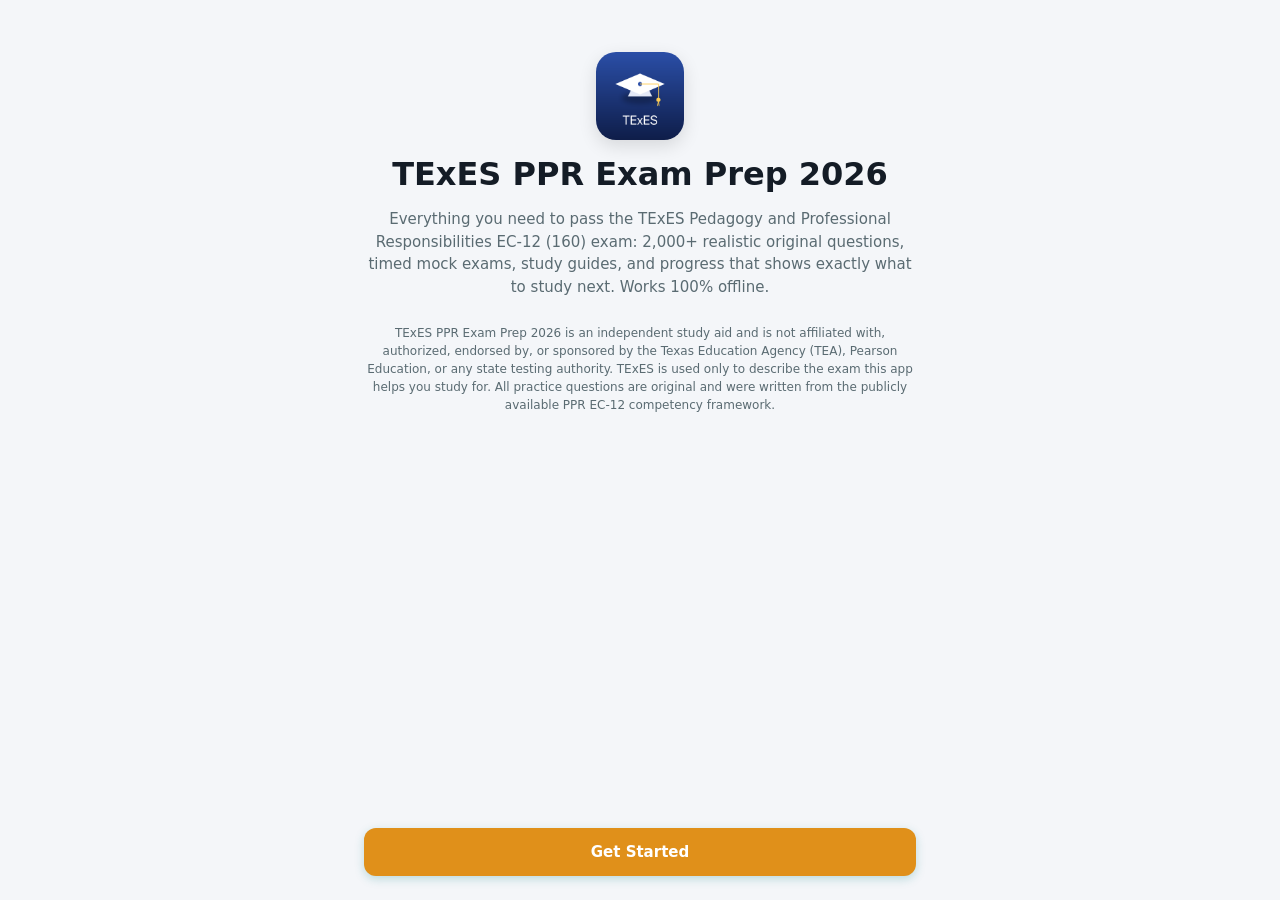
<file: index.html>
<!doctype html>
<html lang="en">
<head>
  <meta charset="utf-8">
  <meta name="viewport" content="width=device-width, initial-scale=1, viewport-fit=cover">
  <title>TExES PPR Exam Prep 2026</title>
  <meta name="description" content="TExES PPR EC-12 exam prep: 2,000+ original questions across all 4 domains, timed mock exams, a study guide and progress tracking.">
  <meta name="theme-color" content="#1E3A8A">
  <link rel="manifest" href="manifest.webmanifest">
  <link rel="icon" type="image/png" sizes="192x192" href="icons/icon-192.png">
  <link rel="apple-touch-icon" href="icons/icon-192.png">
  <link rel="stylesheet" href="styles.css">
</head>
<body>
  <div id="app" aria-live="polite"></div>
  <div id="modal-root"></div>
  <noscript>TExES PPR Exam Prep 2026 needs JavaScript enabled.</noscript>
  <script src="app.js" defer></script>
</body>
</html>
</file>
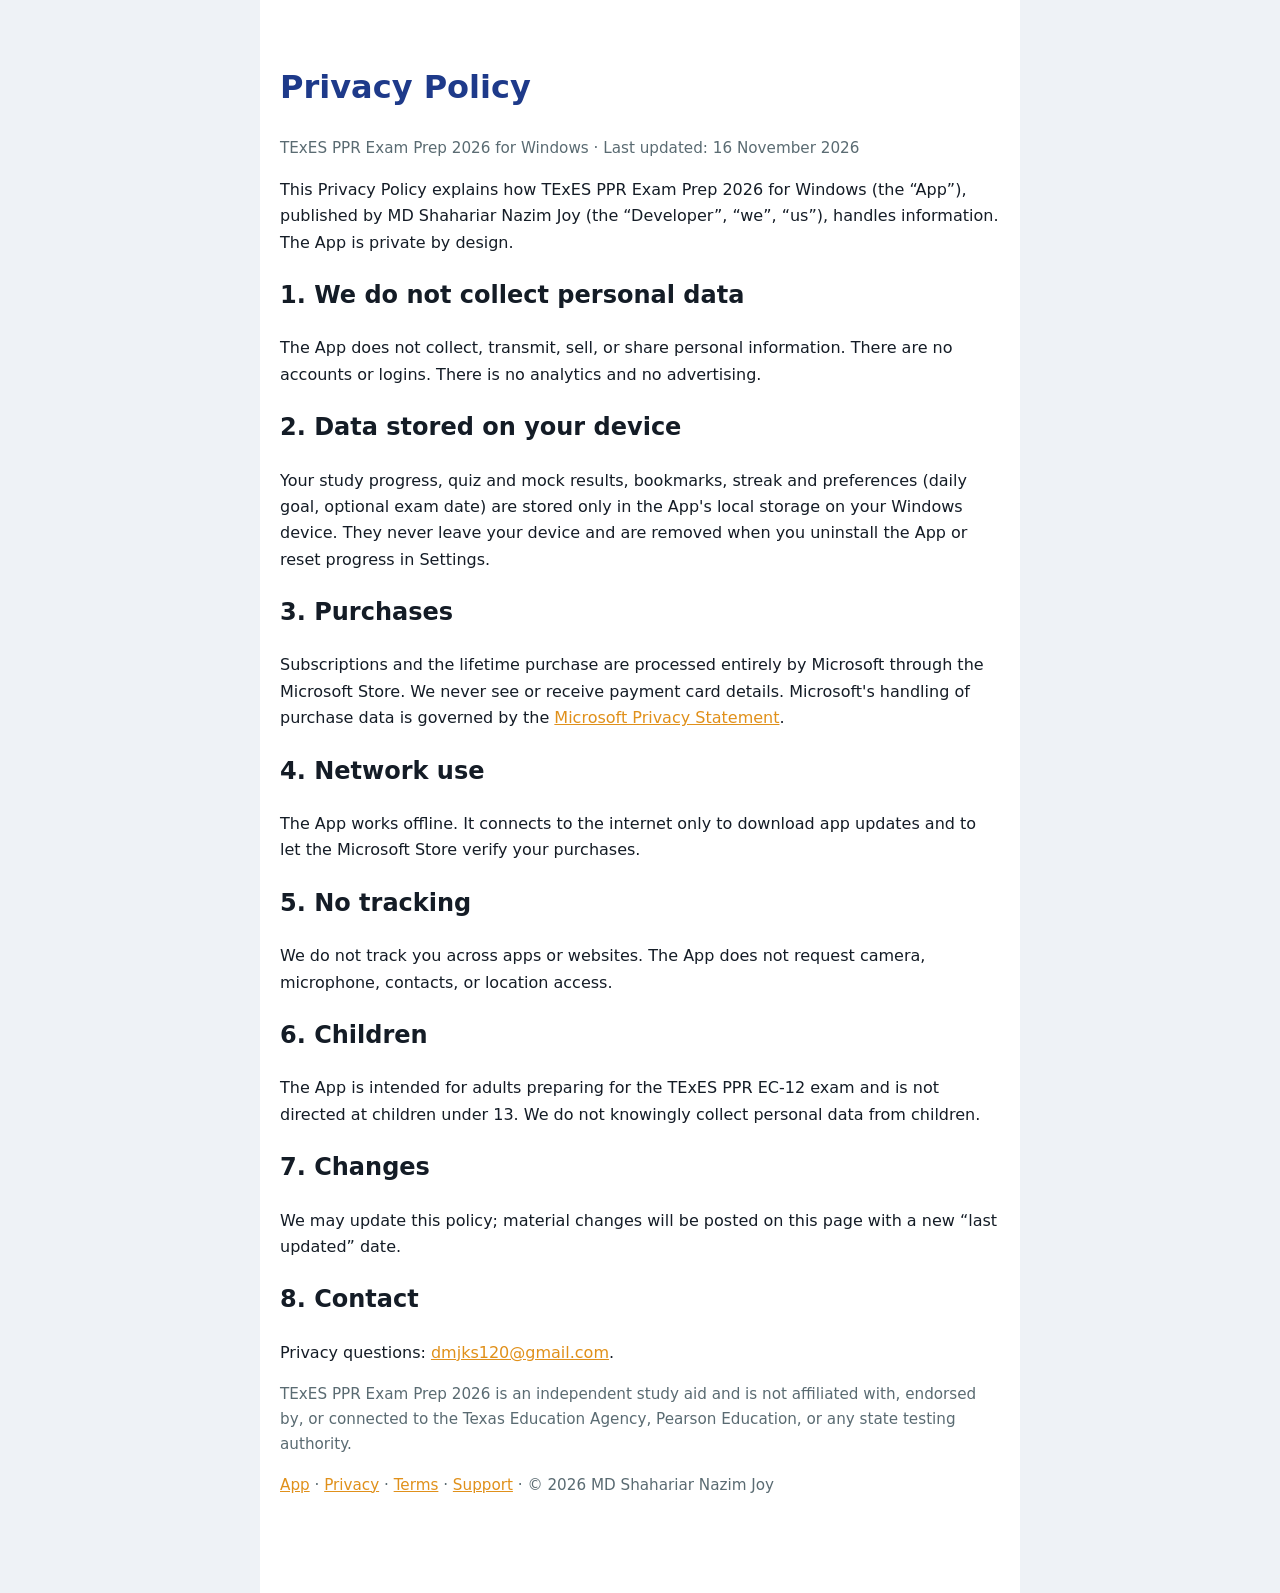
<file: privacy.html>
<!doctype html><html lang="en"><head><meta charset="utf-8"><meta name="viewport" content="width=device-width,initial-scale=1"><title>Privacy Policy · TExES PPR Exam Prep 2026 for Windows</title>
<style>:root{color-scheme:light dark}body{margin:0;font-family:"Segoe UI",system-ui,sans-serif;line-height:1.65;color:#141C26;background:#eef2f6}main{max-width:720px;margin:0 auto;padding:40px 20px 80px;background:#fff}h1{color:#1E3A8A}a{color:#E0901A}.muted{color:#5a6b72;font-size:.95rem}
@media(prefers-color-scheme:dark){body{background:#0f1519;color:#e8eef2}main{background:#182127}h1{color:#7FA3CF}a{color:#F5B54A}.muted{color:#97a6ae}}</style></head><body><main>
<h1>Privacy Policy</h1><p class="muted">TExES PPR Exam Prep 2026 for Windows · Last updated: 16 November 2026</p>
<p>This Privacy Policy explains how TExES PPR Exam Prep 2026 for Windows (the “App”), published by MD Shahariar Nazim Joy (the “Developer”, “we”, “us”), handles information. The App is private by design.</p>
<h2>1. We do not collect personal data</h2><p>The App does not collect, transmit, sell, or share personal information. There are no accounts or logins. There is no analytics and no advertising.</p>
<h2>2. Data stored on your device</h2><p>Your study progress, quiz and mock results, bookmarks, streak and preferences (daily goal, optional exam date) are stored only in the App's local storage on your Windows device. They never leave your device and are removed when you uninstall the App or reset progress in Settings.</p>
<h2>3. Purchases</h2><p>Subscriptions and the lifetime purchase are processed entirely by Microsoft through the Microsoft Store. We never see or receive payment card details. Microsoft's handling of purchase data is governed by the <a href="https://privacy.microsoft.com/privacystatement">Microsoft Privacy Statement</a>.</p>
<h2>4. Network use</h2><p>The App works offline. It connects to the internet only to download app updates and to let the Microsoft Store verify your purchases.</p>
<h2>5. No tracking</h2><p>We do not track you across apps or websites. The App does not request camera, microphone, contacts, or location access.</p>
<h2>6. Children</h2><p>The App is intended for adults preparing for the TExES PPR EC-12 exam and is not directed at children under 13. We do not knowingly collect personal data from children.</p>
<h2>7. Changes</h2><p>We may update this policy; material changes will be posted on this page with a new “last updated” date.</p>
<h2>8. Contact</h2><p>Privacy questions: <a href="mailto:dmjks120@gmail.com">dmjks120@gmail.com</a>.</p>
<p class="muted">TExES PPR Exam Prep 2026 is an independent study aid and is not affiliated with, endorsed by, or connected to the Texas Education Agency, Pearson Education, or any state testing authority.</p><p class="muted"><a href="./">App</a> · <a href="privacy.html">Privacy</a> · <a href="terms.html">Terms</a> · <a href="support.html">Support</a> · © 2026 MD Shahariar Nazim Joy</p></main></body></html>
</file>
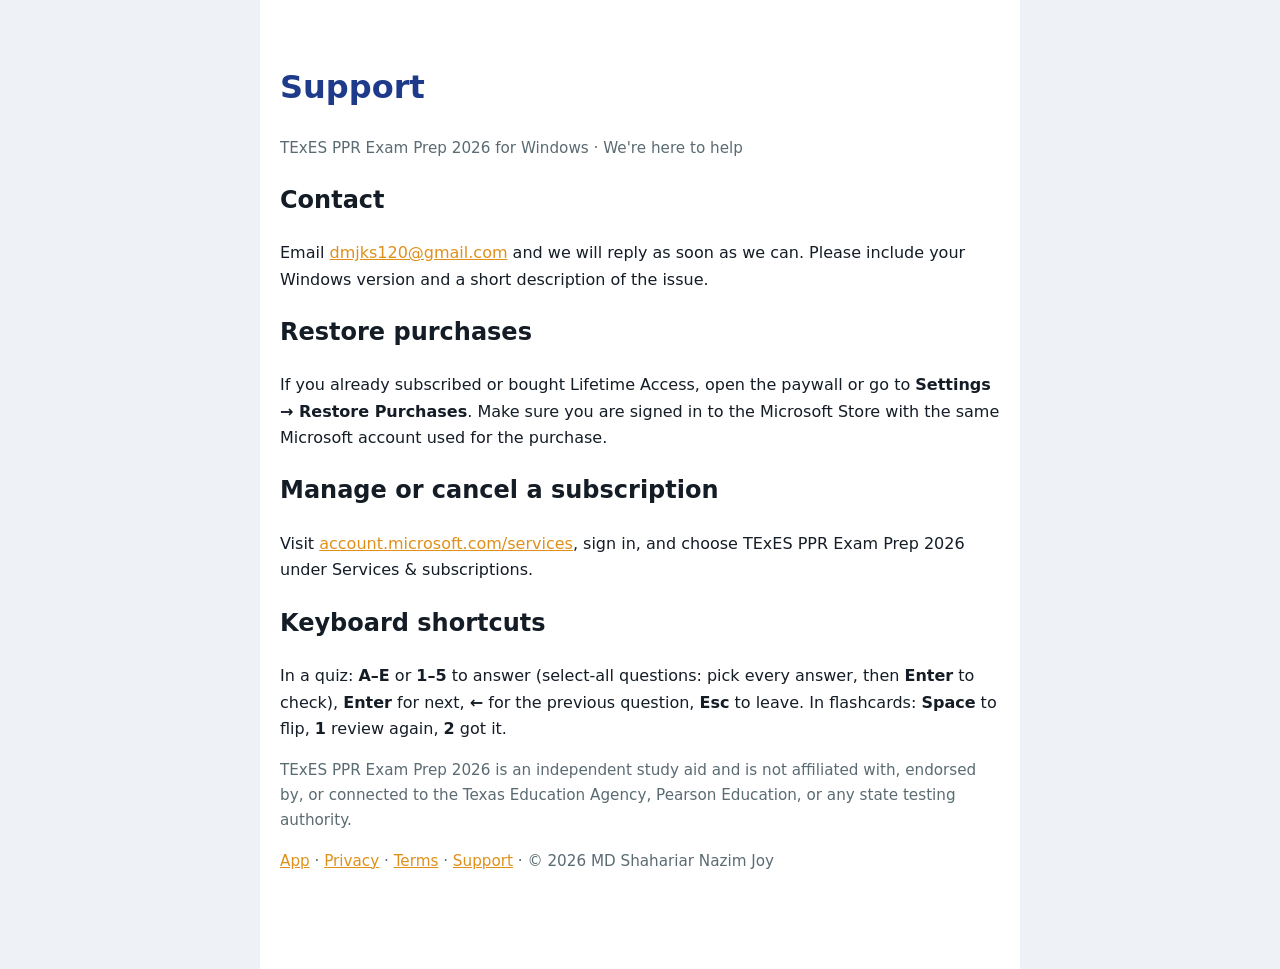
<file: support.html>
<!doctype html><html lang="en"><head><meta charset="utf-8"><meta name="viewport" content="width=device-width,initial-scale=1"><title>Support · TExES PPR Exam Prep 2026 for Windows</title>
<style>:root{color-scheme:light dark}body{margin:0;font-family:"Segoe UI",system-ui,sans-serif;line-height:1.65;color:#141C26;background:#eef2f6}main{max-width:720px;margin:0 auto;padding:40px 20px 80px;background:#fff}h1{color:#1E3A8A}a{color:#E0901A}.muted{color:#5a6b72;font-size:.95rem}
@media(prefers-color-scheme:dark){body{background:#0f1519;color:#e8eef2}main{background:#182127}h1{color:#7FA3CF}a{color:#F5B54A}.muted{color:#97a6ae}}</style></head><body><main>
<h1>Support</h1><p class="muted">TExES PPR Exam Prep 2026 for Windows · We're here to help</p>
<h2>Contact</h2><p>Email <a href="mailto:dmjks120@gmail.com">dmjks120@gmail.com</a> and we will reply as soon as we can. Please include your Windows version and a short description of the issue.</p>
<h2>Restore purchases</h2><p>If you already subscribed or bought Lifetime Access, open the paywall or go to <b>Settings → Restore Purchases</b>. Make sure you are signed in to the Microsoft Store with the same Microsoft account used for the purchase.</p>
<h2>Manage or cancel a subscription</h2><p>Visit <a href="https://account.microsoft.com/services">account.microsoft.com/services</a>, sign in, and choose TExES PPR Exam Prep 2026 under Services &amp; subscriptions.</p>
<h2>Keyboard shortcuts</h2><p>In a quiz: <b>A–E</b> or <b>1–5</b> to answer (select-all questions: pick every answer, then <b>Enter</b> to check), <b>Enter</b> for next, <b>←</b> for the previous question, <b>Esc</b> to leave. In flashcards: <b>Space</b> to flip, <b>1</b> review again, <b>2</b> got it.</p>
<p class="muted">TExES PPR Exam Prep 2026 is an independent study aid and is not affiliated with, endorsed by, or connected to the Texas Education Agency, Pearson Education, or any state testing authority.</p><p class="muted"><a href="./">App</a> · <a href="privacy.html">Privacy</a> · <a href="terms.html">Terms</a> · <a href="support.html">Support</a> · © 2026 MD Shahariar Nazim Joy</p></main></body></html>
</file>
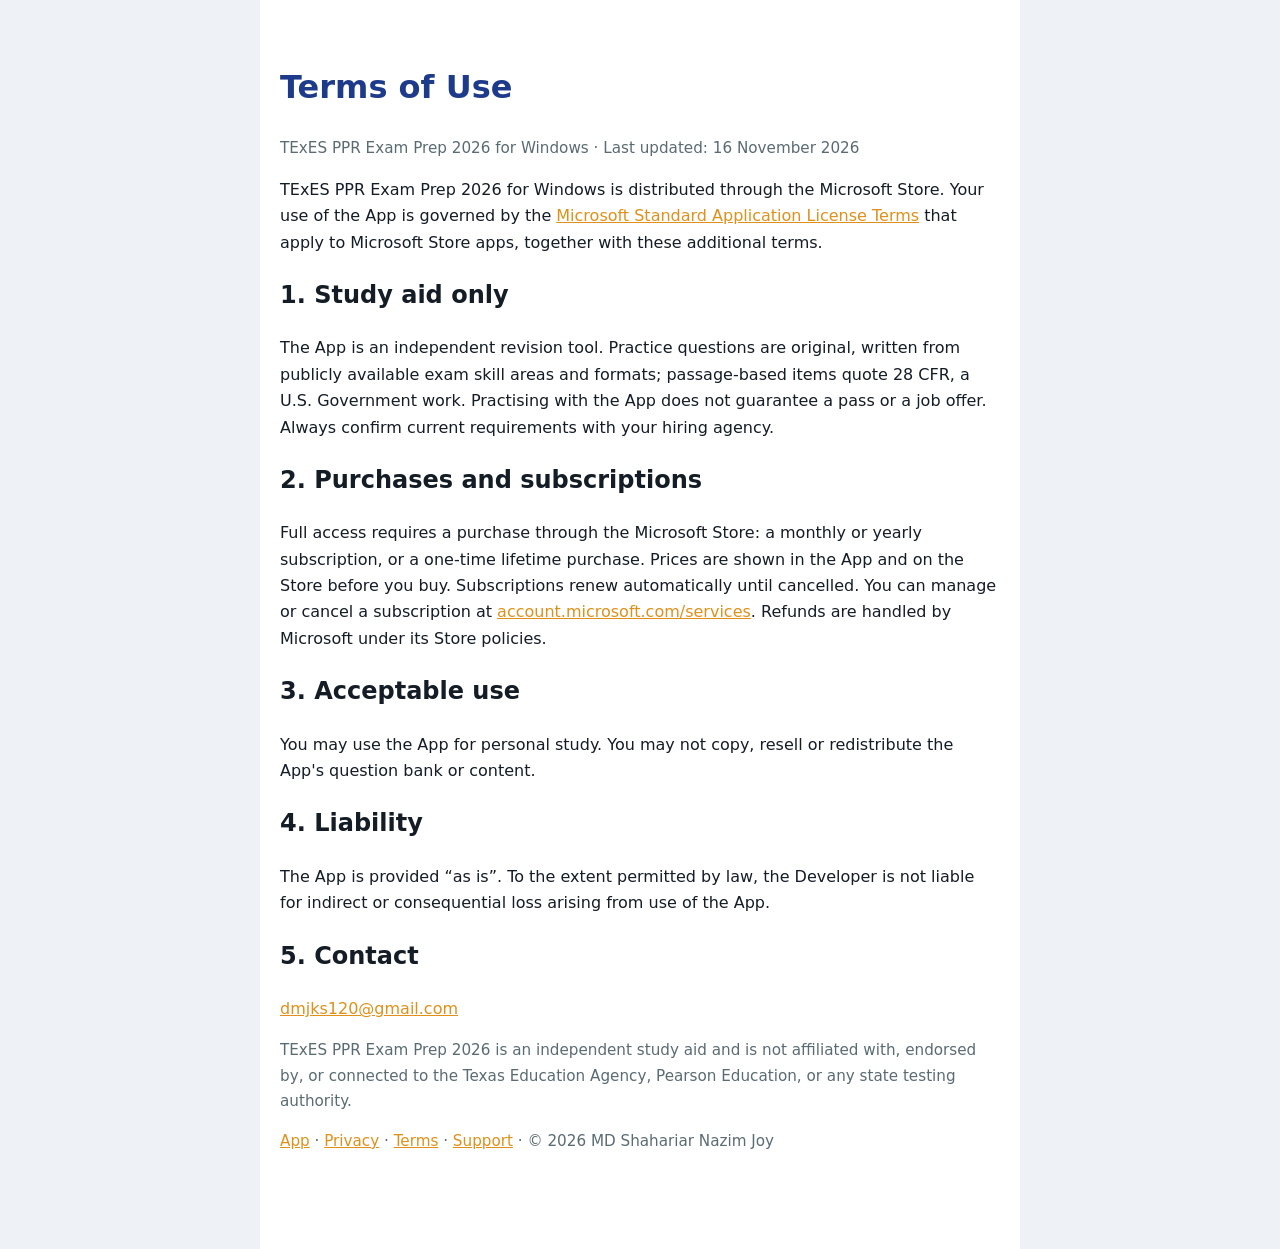
<file: terms.html>
<!doctype html><html lang="en"><head><meta charset="utf-8"><meta name="viewport" content="width=device-width,initial-scale=1"><title>Terms of Use · TExES PPR Exam Prep 2026 for Windows</title>
<style>:root{color-scheme:light dark}body{margin:0;font-family:"Segoe UI",system-ui,sans-serif;line-height:1.65;color:#141C26;background:#eef2f6}main{max-width:720px;margin:0 auto;padding:40px 20px 80px;background:#fff}h1{color:#1E3A8A}a{color:#E0901A}.muted{color:#5a6b72;font-size:.95rem}
@media(prefers-color-scheme:dark){body{background:#0f1519;color:#e8eef2}main{background:#182127}h1{color:#7FA3CF}a{color:#F5B54A}.muted{color:#97a6ae}}</style></head><body><main>
<h1>Terms of Use</h1><p class="muted">TExES PPR Exam Prep 2026 for Windows · Last updated: 16 November 2026</p>
<p>TExES PPR Exam Prep 2026 for Windows is distributed through the Microsoft Store. Your use of the App is governed by the <a href="https://www.microsoft.com/en-us/legal/terms-of-use">Microsoft Standard Application License Terms</a> that apply to Microsoft Store apps, together with these additional terms.</p>
<h2>1. Study aid only</h2><p>The App is an independent revision tool. Practice questions are original, written from publicly available exam skill areas and formats; passage-based items quote 28 CFR, a U.S. Government work. Practising with the App does not guarantee a pass or a job offer. Always confirm current requirements with your hiring agency.</p>
<h2>2. Purchases and subscriptions</h2><p>Full access requires a purchase through the Microsoft Store: a monthly or yearly subscription, or a one-time lifetime purchase. Prices are shown in the App and on the Store before you buy. Subscriptions renew automatically until cancelled. You can manage or cancel a subscription at <a href="https://account.microsoft.com/services">account.microsoft.com/services</a>. Refunds are handled by Microsoft under its Store policies.</p>
<h2>3. Acceptable use</h2><p>You may use the App for personal study. You may not copy, resell or redistribute the App's question bank or content.</p>
<h2>4. Liability</h2><p>The App is provided “as is”. To the extent permitted by law, the Developer is not liable for indirect or consequential loss arising from use of the App.</p>
<h2>5. Contact</h2><p><a href="mailto:dmjks120@gmail.com">dmjks120@gmail.com</a></p>
<p class="muted">TExES PPR Exam Prep 2026 is an independent study aid and is not affiliated with, endorsed by, or connected to the Texas Education Agency, Pearson Education, or any state testing authority.</p><p class="muted"><a href="./">App</a> · <a href="privacy.html">Privacy</a> · <a href="terms.html">Terms</a> · <a href="support.html">Support</a> · © 2026 MD Shahariar Nazim Joy</p></main></body></html>
</file>
<file: styles.css>
/* TExES PPR Exam Prep 2026 visual identity: Texas navy + amber, adapted for Windows (Segoe UI, sidebar nav). */
:root {
  --blue: #1E3A8A;
  --amber: #C98A1B;
  --green: #1E8C5A;
  --red: #BE323C;
  --accent: #E0901A;
  --bg: #F4F6F9;
  --card: #FFFFFF;
  --card-2: #F7F9FB;
  --text: #141C26;
  --muted: #5A6B72;
  --line: #D9E1E7;
  --track: #E6ECF0;
  --shadow: 0 1px 2px rgba(31, 58, 95, .06), 0 4px 14px rgba(31, 58, 95, .06);
  --radius: 14px;
  color-scheme: light;
}
@media (prefers-color-scheme: dark) {
  :root {
    --blue: #93B4F5;
    --accent: #F5B54A;
    --green: #4AC88C;
    --amber: #F2BE4E;
    --red: #F06E78;
    --bg: #0F1519;
    --card: #182127;
    --card-2: #1E2930;
    --text: #E8EEF2;
    --muted: #97A6AE;
    --line: #2B3840;
    --track: #2B3840;
    --shadow: none;
    color-scheme: dark;
  }
}

* { box-sizing: border-box; }
html, body { margin: 0; height: 100%; }
body {
  font-family: "Segoe UI Variable Text", "Segoe UI", system-ui, -apple-system, sans-serif;
  background: var(--bg);
  color: var(--text);
  font-size: 15px;
  line-height: 1.5;
  -webkit-font-smoothing: antialiased;
}
button, input, select { font: inherit; color: inherit; }
button { cursor: pointer; }
a { color: var(--accent); }
h1, h2, h3 { font-family: "Segoe UI Variable Display", "Segoe UI", system-ui, sans-serif; margin: 0; line-height: 1.25; }
h1 { font-size: 28px; font-weight: 700; }
h2 { font-size: 22px; font-weight: 700; }
h3 { font-size: 16px; font-weight: 600; }
.muted { color: var(--muted); }
.small { font-size: 13px; }
.tiny { font-size: 12px; }
.center { text-align: center; }
.stack { display: flex; flex-direction: column; gap: 14px; }
.stack-sm { display: flex; flex-direction: column; gap: 8px; }
.row { display: flex; align-items: center; gap: 12px; }
.grow { flex: 1; min-width: 0; }
.grid-3 { display: grid; grid-template-columns: repeat(3, 1fr); gap: 12px; }
.grid-2 { display: grid; grid-template-columns: repeat(2, 1fr); gap: 12px; }
.hidden { display: none !important; }
:focus-visible { outline: 2px solid var(--accent); outline-offset: 2px; }

/* Layout */
.shell { display: flex; min-height: 100vh; }
.sidebar {
  width: 236px; flex: none; padding: 18px 12px; border-right: 1px solid var(--line);
  background: var(--card); position: sticky; top: 0; height: 100vh; display: flex; flex-direction: column; gap: 4px;
}
.brand { display: flex; align-items: center; gap: 10px; padding: 4px 10px 18px; }
.brand img { width: 36px; height: 36px; border-radius: 9px; }
.brand b { font-size: 14px; line-height: 1.2; }
.nav-item {
  display: flex; align-items: center; gap: 12px; padding: 10px 12px; border-radius: 8px;
  border: 0; background: none; text-align: left; width: 100%; color: var(--text); position: relative;
}
.nav-item:hover { background: var(--card-2); }
.nav-item.active { background: var(--card-2); font-weight: 600; }
.nav-item.active::before { content: ""; position: absolute; left: 0; top: 10px; bottom: 10px; width: 3px; border-radius: 3px; background: var(--accent); }
.nav-item svg { width: 20px; height: 20px; color: var(--accent); }
.main { flex: 1; min-width: 0; }
.content { max-width: 760px; margin: 0 auto; padding: 28px 24px 96px; }
.content.narrow { max-width: 600px; }
.page-head { display: flex; align-items: center; gap: 10px; margin-bottom: 18px; }
.back { border: 0; background: none; padding: 6px; border-radius: 8px; color: var(--muted); display: inline-flex; }
.back:hover { background: var(--card-2); }
.back svg { width: 20px; height: 20px; }
.tabbar { display: none; }

@media (max-width: 760px) {
  .sidebar { display: none; }
  .tabbar {
    display: flex; position: fixed; bottom: 0; left: 0; right: 0; background: var(--card);
    border-top: 1px solid var(--line); padding: 6px 4px calc(6px + env(safe-area-inset-bottom)); z-index: 10;
  }
  .tabbar button { flex: 1; border: 0; background: none; display: flex; flex-direction: column; align-items: center; gap: 2px; font-size: 11px; color: var(--muted); padding: 4px 0; }
  .tabbar button.active { color: var(--accent); font-weight: 600; }
  .tabbar svg { width: 22px; height: 22px; }
  .content { padding: 18px 16px 100px; }
  h1 { font-size: 24px; }
}

/* Cards & components */
.card { background: var(--card); border-radius: var(--radius); padding: 16px; box-shadow: var(--shadow); border: 1px solid var(--line); }
.card.flat { box-shadow: none; }
.list { background: var(--card); border-radius: var(--radius); border: 1px solid var(--line); overflow: hidden; box-shadow: var(--shadow); }
.list-head { font-size: 12px; font-weight: 600; text-transform: uppercase; letter-spacing: .04em; color: var(--muted); margin: 18px 4px 8px; }
.list-row {
  display: flex; align-items: center; gap: 14px; padding: 13px 16px; border: 0; background: none; width: 100%;
  text-align: left; border-bottom: 1px solid var(--line); text-decoration: none; color: var(--text);
}
.list-row:last-child { border-bottom: 0; }
button.list-row:hover, a.list-row:hover { background: var(--card-2); }
.list-row svg.ic { width: 20px; height: 20px; flex: none; }
.list-row .chev { width: 16px; height: 16px; color: var(--muted); flex: none; }
.list-foot { font-size: 12px; color: var(--muted); margin: 8px 4px 0; }

.btn {
  display: inline-flex; align-items: center; justify-content: center; gap: 8px; border: 0; border-radius: 12px;
  padding: 13px 18px; font-weight: 600; background: var(--accent); color: #fff; width: 100%; text-decoration: none;
  box-shadow: 0 3px 10px rgba(22, 140, 140, .25); transition: filter .15s, transform .05s;
}
.btn:hover { filter: brightness(1.06); }
.btn:active { transform: translateY(1px); }
.btn[disabled] { background: #9AA6AD; box-shadow: none; cursor: not-allowed; filter: none; }
.btn.secondary { background: var(--card-2); color: var(--text); border: 1px solid var(--line); box-shadow: none; }
.btn.secondary[disabled] { opacity: .5; }
.btn.navy { background: var(--blue); }
.btn.green { background: var(--green); }
.btn.amber { background: var(--amber); color: #2B1E00; }
.btn.red { background: var(--red); }
.btn.link { background: none; color: var(--accent); box-shadow: none; width: auto; padding: 8px; }
.btn.auto { width: auto; }
@media (prefers-color-scheme: dark) { .btn.navy { background: #183058; } }

.stat { text-align: center; padding: 14px 8px; }
.stat svg { width: 22px; height: 22px; }
.stat .v { font-size: 22px; font-weight: 700; font-variant-numeric: tabular-nums; }
.stat .l { font-size: 12px; color: var(--muted); }

.hero-card {
  border: 0; text-align: left; width: 100%; color: #fff; border-radius: 18px; padding: 20px;
  background: linear-gradient(135deg, #122648, #1C4664); box-shadow: 0 8px 24px rgba(18, 38, 72, .25);
}
.hero-card:hover { filter: brightness(1.05); }
.hero-card h3 { font-size: 18px; display: flex; align-items: center; gap: 8px; }
.hero-card svg { width: 22px; height: 22px; }
.hero-card p { margin: 6px 0 0; opacity: .9; }

.action {
  display: flex; align-items: center; gap: 14px; padding: 16px; border-radius: var(--radius); width: 100%;
  background: var(--card); border: 1px solid var(--line); text-align: left; box-shadow: var(--shadow);
}
.action:hover { background: var(--card-2); }
.action svg.ic { width: 26px; height: 26px; flex: none; }
.action .chev { width: 16px; height: 16px; color: var(--muted); }

.bar { height: 8px; border-radius: 6px; background: var(--track); overflow: hidden; }
.bar > i { display: block; height: 100%; border-radius: 6px; background: var(--accent); }
.progress-thin { height: 4px; border-radius: 4px; background: var(--track); overflow: hidden; }
.progress-thin > i { display: block; height: 100%; background: var(--blue); transition: width .2s; }

.ring { position: relative; width: 160px; height: 160px; margin: 0 auto; }
.ring svg { width: 100%; height: 100%; transform: rotate(-90deg); }
.ring .lbl { position: absolute; inset: 0; display: flex; flex-direction: column; align-items: center; justify-content: center; }
.ring .lbl b { font-size: 32px; font-variant-numeric: tabular-nums; }
.ring .lbl span { font-size: 12px; color: var(--muted); }

.badge { display: inline-block; font-size: 11px; font-weight: 700; color: #fff; background: var(--amber); padding: 2px 8px; border-radius: 99px; }

/* Selectable cards (onboarding) */
.select {
  display: flex; align-items: center; gap: 14px; padding: 15px; width: 100%; text-align: left;
  border-radius: 14px; border: 1px solid var(--line); background: var(--card);
}
.select:hover { border-color: var(--accent); }
.select.on { border: 2px solid var(--accent); background: color-mix(in srgb, var(--accent) 10%, var(--card)); padding: 14px; }
.select svg.ic { width: 26px; height: 26px; color: var(--accent); flex: none; }
.select .tick { width: 22px; height: 22px; flex: none; color: var(--line); }
.select.on .tick { color: var(--accent); }
.steps { display: flex; gap: 4px; }
.steps i { flex: 1; height: 4px; border-radius: 4px; background: var(--track); }
.steps i.on { background: var(--accent); }
.goal-pick { display: grid; grid-template-columns: repeat(4, 1fr); gap: 10px; }
.goal-pick button { padding: 14px 0; border-radius: 10px; border: 1px solid var(--line); background: var(--card); font-weight: 600; }
.goal-pick button.on { background: var(--accent); color: #fff; border-color: var(--accent); }

/* Quiz */
.quiz-top { position: sticky; top: 0; z-index: 5; background: color-mix(in srgb, var(--bg) 88%, transparent); backdrop-filter: blur(12px); border-bottom: 1px solid var(--line); }
.quiz-top .inner { max-width: 760px; margin: 0 auto; padding: 12px 24px 10px; }
.quiz-bottom { position: sticky; bottom: 0; background: color-mix(in srgb, var(--bg) 88%, transparent); backdrop-filter: blur(12px); border-top: 1px solid var(--line); }
.quiz-bottom .inner { max-width: 760px; margin: 0 auto; padding: 14px 24px; display: flex; gap: 12px; }
.icon-btn { border: 0; background: none; padding: 6px; border-radius: 8px; color: var(--muted); display: inline-flex; }
.icon-btn:hover { background: var(--card-2); }
.icon-btn svg { width: 22px; height: 22px; }
.timer { font-weight: 600; font-variant-numeric: tabular-nums; display: inline-flex; align-items: center; gap: 6px; }
.timer svg { width: 18px; height: 18px; }
.timer.low { color: var(--red); }
.topic-tag { font-size: 12px; font-weight: 700; letter-spacing: .05em; color: var(--blue); text-transform: uppercase; }
.stem { font-size: 19px; font-weight: 600; margin: 6px 0 4px; }
.option {
  display: flex; align-items: flex-start; gap: 12px; width: 100%; text-align: left; padding: 14px;
  border-radius: 14px; border: 1.5px solid var(--line); background: var(--card);
}
.option:hover:not([disabled]) { border-color: var(--accent); }
.option .ltr { width: 28px; height: 28px; border-radius: 50%; background: var(--track); display: flex; align-items: center; justify-content: center; font-weight: 700; font-size: 13px; flex: none; }
.option .txt { flex: 1; padding-top: 3px; }
.option svg { width: 22px; height: 22px; flex: none; margin-top: 3px; }
.option.selected { border-color: var(--blue); background: color-mix(in srgb, var(--blue) 12%, var(--card)); }
.option.selected .ltr { background: var(--blue); color: #fff; }
.option.correct { border-color: var(--green); background: color-mix(in srgb, var(--green) 14%, var(--card)); }
.option.correct .ltr { background: var(--green); color: #fff; }
.option.correct svg { color: var(--green); }
.option.wrong { border-color: var(--red); background: color-mix(in srgb, var(--red) 14%, var(--card)); }
.option.wrong .ltr { background: var(--red); color: #fff; }
.option.wrong svg { color: var(--red); }
.option[disabled] { cursor: default; }
.kbd { font-size: 11px; border: 1px solid var(--line); border-radius: 4px; padding: 0 5px; color: var(--muted); }
.flag-btn { border: 1px solid var(--line); background: var(--card); border-radius: 12px; padding: 0 14px; color: var(--amber); display: inline-flex; align-items: center; }
.flag-btn svg { width: 20px; height: 20px; }
.qgrid { display: grid; grid-template-columns: repeat(auto-fill, minmax(36px, 1fr)); gap: 6px; margin-top: 10px; }
.qgrid button { height: 32px; border-radius: 8px; border: 1px solid var(--line); background: var(--card); font-size: 12px; font-weight: 600; }
.qgrid button.ans { background: color-mix(in srgb, var(--blue) 14%, var(--card)); border-color: var(--blue); }
.qgrid button.cur { outline: 2px solid var(--accent); }
.qgrid button.flg { border-color: var(--amber); color: var(--amber); }

/* Forms */
.field { display: flex; align-items: center; justify-content: space-between; gap: 12px; padding: 12px 16px; border-bottom: 1px solid var(--line); }
.field:last-child { border-bottom: 0; }
.field input[type=number], .field input[type=text], .field input[type=date], .field select {
  border: 1px solid var(--line); background: var(--card-2); border-radius: 8px; padding: 7px 10px; width: 150px; text-align: right;
}
.field select { text-align: left; width: auto; min-width: 170px; }
.field input[type=range] { width: 100%; accent-color: var(--accent); }
.seg { display: flex; background: var(--track); border-radius: 10px; padding: 3px; gap: 3px; }
.seg button { flex: 1; border: 0; background: none; padding: 7px; border-radius: 8px; font-weight: 600; }
.seg button.on { background: var(--card); box-shadow: var(--shadow); }
.result-big { font-size: 22px; font-weight: 700; }

/* Chart */
.chart { width: 100%; height: 190px; }
.chart text { fill: var(--muted); font-size: 11px; }

/* Paywall */
.plan { width: 100%; text-align: left; padding: 14px; border-radius: 14px; border: 1px solid var(--line); background: var(--card); display: flex; flex-direction: column; gap: 6px; }
.plan.on { border: 2px solid var(--blue); background: color-mix(in srgb, var(--blue) 10%, var(--card)); padding: 13px; }
.plan .price { font-size: 19px; font-weight: 700; }
.feature { display: flex; align-items: center; gap: 12px; }
.feature svg { width: 18px; height: 18px; color: var(--blue); flex: none; }
.error { color: var(--red); font-size: 13px; text-align: center; }
.logo { width: 88px; height: 88px; border-radius: 20px; display: block; margin: 0 auto; box-shadow: 0 6px 18px rgba(0,0,0,.12); }

/* Flashcard */
.flash { min-height: 260px; }

/* Modal */
.modal-back { position: fixed; inset: 0; background: rgba(0, 0, 0, .4); display: flex; align-items: center; justify-content: center; padding: 16px; z-index: 50; }
.modal { background: var(--card); border-radius: 14px; padding: 22px; max-width: 420px; width: 100%; box-shadow: 0 20px 60px rgba(0,0,0,.3); }
.modal .row { justify-content: flex-end; margin-top: 18px; }
.modal .btn { width: auto; }

.splash { min-height: 100vh; display: flex; flex-direction: column; align-items: center; justify-content: center; gap: 12px; }
.spinner { width: 26px; height: 26px; border: 3px solid var(--track); border-top-color: var(--accent); border-radius: 50%; animation: spin .8s linear infinite; }
@keyframes spin { to { transform: rotate(360deg); } }
.empty { text-align: center; padding: 48px 16px; }
.empty svg { width: 44px; height: 44px; color: var(--green); }
.ref-row b { display: block; }

/* Shared components: week chart, tiles, flashcards */
.passage { background: var(--card-2); border: 1px solid var(--line); border-radius: 12px; padding: 16px 18px; font-size: 15px; line-height: 1.65; white-space: pre-line; }
.passage-label { font-size: 12px; font-weight: 700; letter-spacing: .05em; text-transform: uppercase; color: var(--muted); margin-bottom: 6px; display: flex; justify-content: space-between; }
.quiz-split { display: grid; grid-template-columns: 1fr; gap: 20px; }
.quiz-top .inner, .quiz-bottom .inner, .content.wide { max-width: 1180px; }
@media (min-width: 1100px) {
  .quiz-split.has-passage { grid-template-columns: minmax(0, 1.1fr) minmax(0, 1fr); align-items: start; }
  .quiz-split.has-passage .passage-col { position: sticky; top: 92px; max-height: calc(100vh - 190px); overflow: auto; }
}
.source { font-size: 12px; color: var(--muted); font-style: italic; }
.week { display: grid; grid-template-columns: repeat(7, 1fr); gap: 8px; align-items: end; height: 130px; }
.week .col { display: flex; flex-direction: column; align-items: center; gap: 6px; height: 100%; justify-content: flex-end; }
.week .col i { width: 100%; max-width: 34px; border-radius: 6px 6px 3px 3px; background: linear-gradient(180deg, var(--blue), color-mix(in srgb, var(--blue) 70%, transparent)); min-height: 3px; }
.week .col span { font-size: 11px; color: var(--muted); }
.week .col b { font-size: 11px; font-weight: 600; color: var(--muted); }
.tiles { display: grid; grid-template-columns: repeat(2, 1fr); gap: 12px; }
.tile { display: flex; flex-direction: column; align-items: flex-start; gap: 6px; padding: 16px; border-radius: var(--radius); background: var(--card); border: 1px solid var(--line); text-align: left; box-shadow: var(--shadow); }
.tile:hover { background: var(--card-2); }
.tile .ib { width: 40px; height: 40px; border-radius: 10px; display: flex; align-items: center; justify-content: center; color: #fff; }
.tile .ib svg { width: 22px; height: 22px; }
.tile h3 { font-size: 15px; }
.essay-box { width: 100%; min-height: 260px; resize: vertical; border: 1px solid var(--line); border-radius: 12px; padding: 14px; background: var(--card); color: var(--text); font: inherit; line-height: 1.6; }
.toggle { appearance: none; width: 42px; height: 24px; border-radius: 99px; background: var(--track); position: relative; cursor: pointer; flex: none; transition: background .15s; }
.toggle::after { content: ""; position: absolute; top: 3px; left: 3px; width: 18px; height: 18px; border-radius: 50%; background: #fff; box-shadow: 0 1px 3px rgba(0,0,0,.25); transition: left .15s; }
.toggle:checked { background: var(--accent); }
.toggle:checked::after { left: 21px; }
.flipcard { min-height: 320px; display: flex; flex-direction: column; align-items: center; justify-content: center; text-align: center; gap: 14px; cursor: pointer; padding: 28px; }
.pill { display: inline-block; font-size: 12px; font-weight: 600; padding: 3px 10px; border-radius: 99px; background: color-mix(in srgb, var(--blue) 10%, var(--card)); color: var(--blue); }
textarea { font: inherit; }
@media (max-width: 760px) { .tiles { grid-template-columns: 1fr 1fr; } .week { height: 110px; } }
.num { flex: none; width: 22px; height: 22px; border-radius: 50%; background: var(--blue); color: #fff; font-size: 12px; font-weight: 700; display: inline-flex; align-items: center; justify-content: center; margin-top: 1px; }
/* Study library */
.search { display: flex; align-items: center; gap: 10px; background: var(--card); border: 1px solid var(--line); border-radius: 12px; padding: 0 14px; }
.search svg { width: 18px; height: 18px; color: var(--muted); flex: none; }
.search input { flex: 1; border: 0; background: none; font: inherit; color: var(--text); padding: 12px 0; outline: none; }
.lib-list { margin: 0; padding-left: 20px; display: flex; flex-direction: column; gap: 6px; font-size: 14px; line-height: 1.5; }
.lib-table { overflow-x: auto; }
.lib-table table { border-collapse: collapse; width: 100%; font-size: 14px; }
.lib-table th, .lib-table td { text-align: left; padding: 8px 10px; border-bottom: 1px solid var(--line); vertical-align: top; }
.lib-table th { font-size: 12px; text-transform: uppercase; letter-spacing: .04em; color: var(--muted); }
.lib-formula { display: flex; flex-direction: column; gap: 4px; background: var(--card-2); border: 1px solid var(--line); border-radius: 10px; padding: 10px 14px; }
.lib-formula code { font: 600 15px/1.4 "Cascadia Code", Consolas, monospace; color: var(--blue); }
.lib-tip { display: flex; gap: 10px; align-items: flex-start; background: color-mix(in srgb, var(--accent) 10%, var(--card)); border: 1px solid color-mix(in srgb, var(--accent) 35%, var(--line)); border-radius: 10px; padding: 10px 14px; }
</file>
